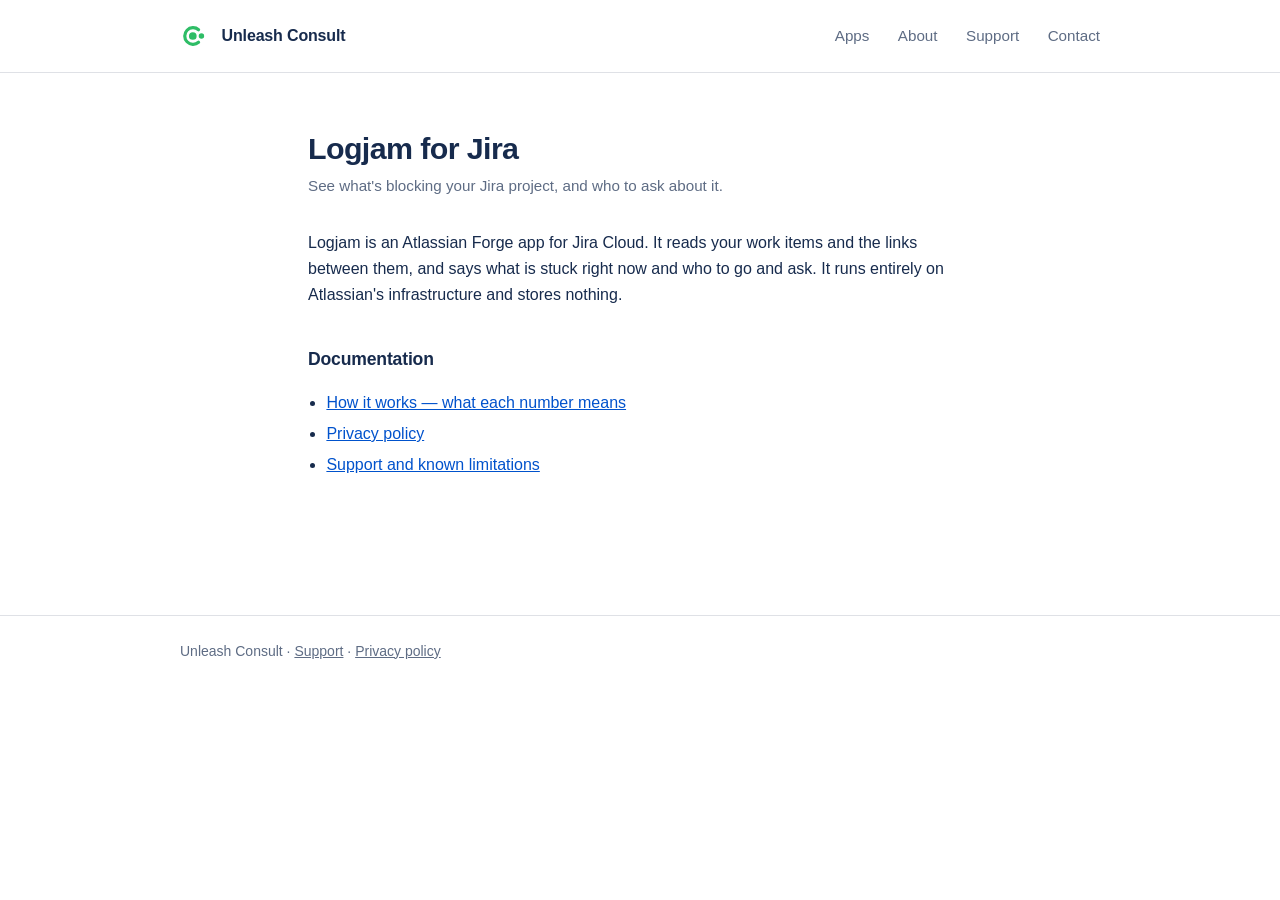
<file: index.html>
<!doctype html>
<html lang="en">
<head>
<meta charset="utf-8">
<meta name="viewport" content="width=device-width, initial-scale=1">
<title>Logjam for Jira</title>
<link rel="stylesheet" href="style.css">
</head>
<body>
<header class="site">
  <div class="bar">
    <a class="brand" href="https://unleashconsult.io/" aria-label="Unleash Consult">
      <svg viewBox="0 0 100 100" aria-hidden="true">
        <path d="M58 30.5A26 26 0 1 0 58 69.5" fill="none" stroke="#2ebd66" stroke-width="10" stroke-linecap="round"/>
        <circle cx="40" cy="50" r="12" fill="#2ebd66"/>
        <circle cx="67" cy="50" r="8.5" fill="#2ebd66"/>
      </svg>
      <span class="brand-name">Unleash Consult</span>
    </a>
    <nav>
      <a href="https://unleashconsult.io/#apps">Apps</a>
      <a href="https://unleashconsult.io/#about">About</a>
      <a href="https://unleashconsult.io/logjam/support/">Support</a>
      <a href="https://unleashconsult.io/#contact">Contact</a>
    </nav>
  </div>
</header>
<div class="wrap">
<h1>Logjam for Jira</h1>
<p class="lede">See what's blocking your Jira project, and who to ask about it.</p>

<p>Logjam is an Atlassian Forge app for Jira Cloud. It reads your work items and the links between them, and says what is stuck right now and who to go and ask. It runs entirely on Atlassian's infrastructure and stores nothing.</p>

<h2>Documentation</h2>
<ul>
<li><a href="how-it-works/">How it works — what each number means</a></li>
<li><a href="privacy/">Privacy policy</a></li>
<li><a href="support/">Support and known limitations</a></li>
</ul>

</div>
<footer class="site"><div class="bar">Unleash Consult · <a href="https://unleashconsult.io/logjam/support/">Support</a> · <a href="https://unleashconsult.io/logjam/privacy/">Privacy policy</a></div></footer>
</body>
</html>
</file>
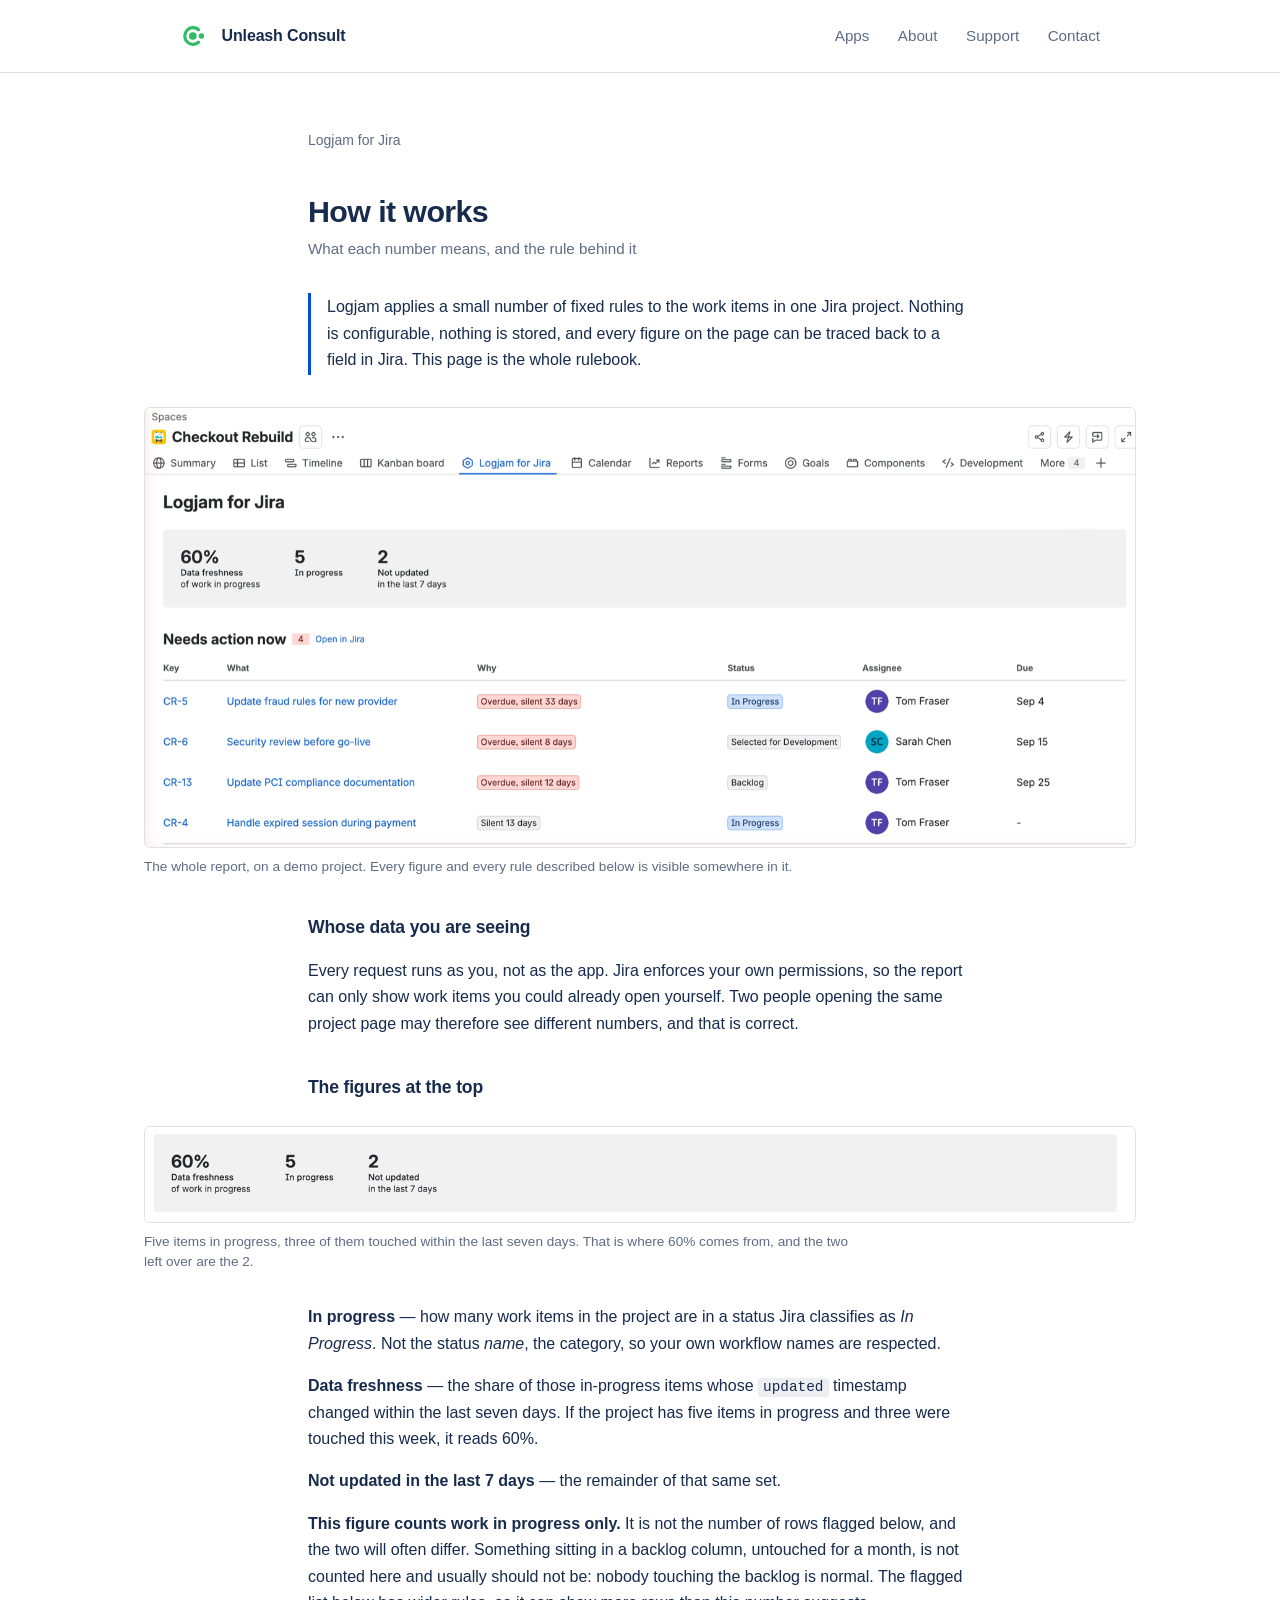
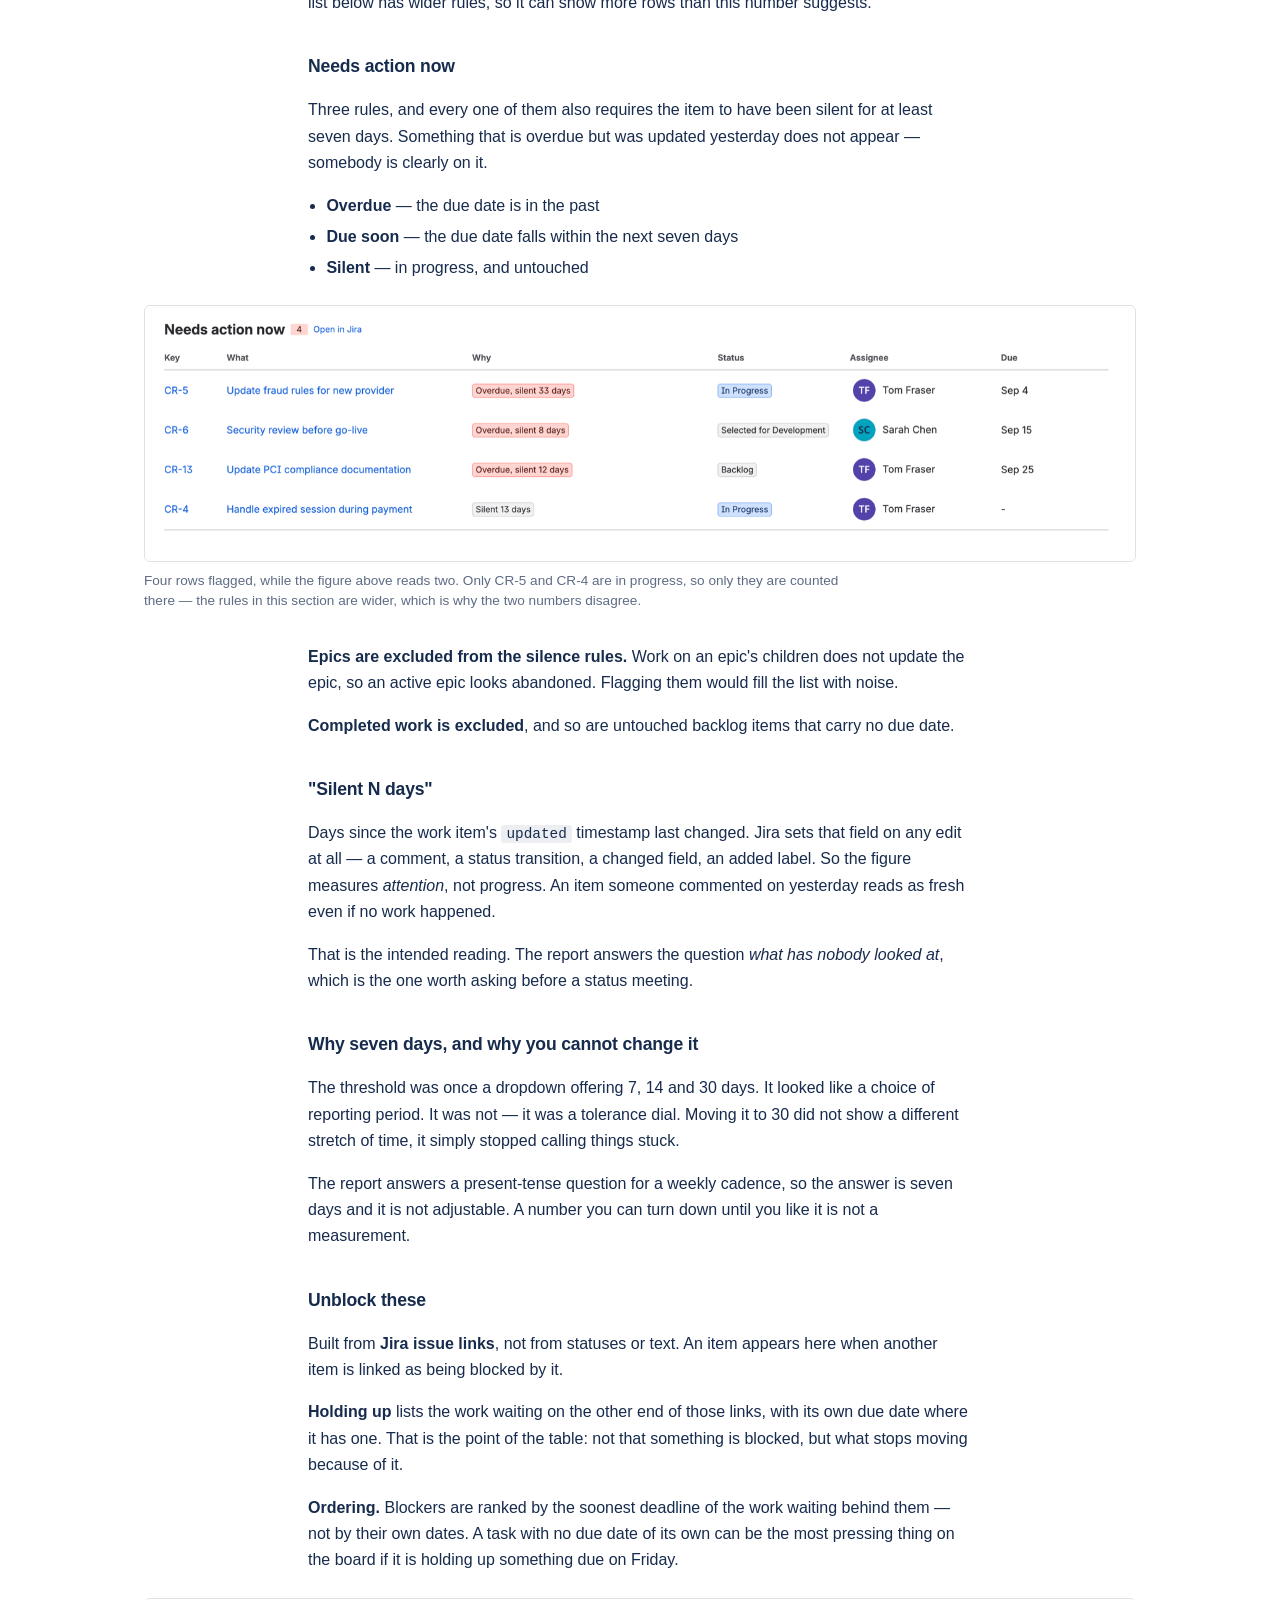
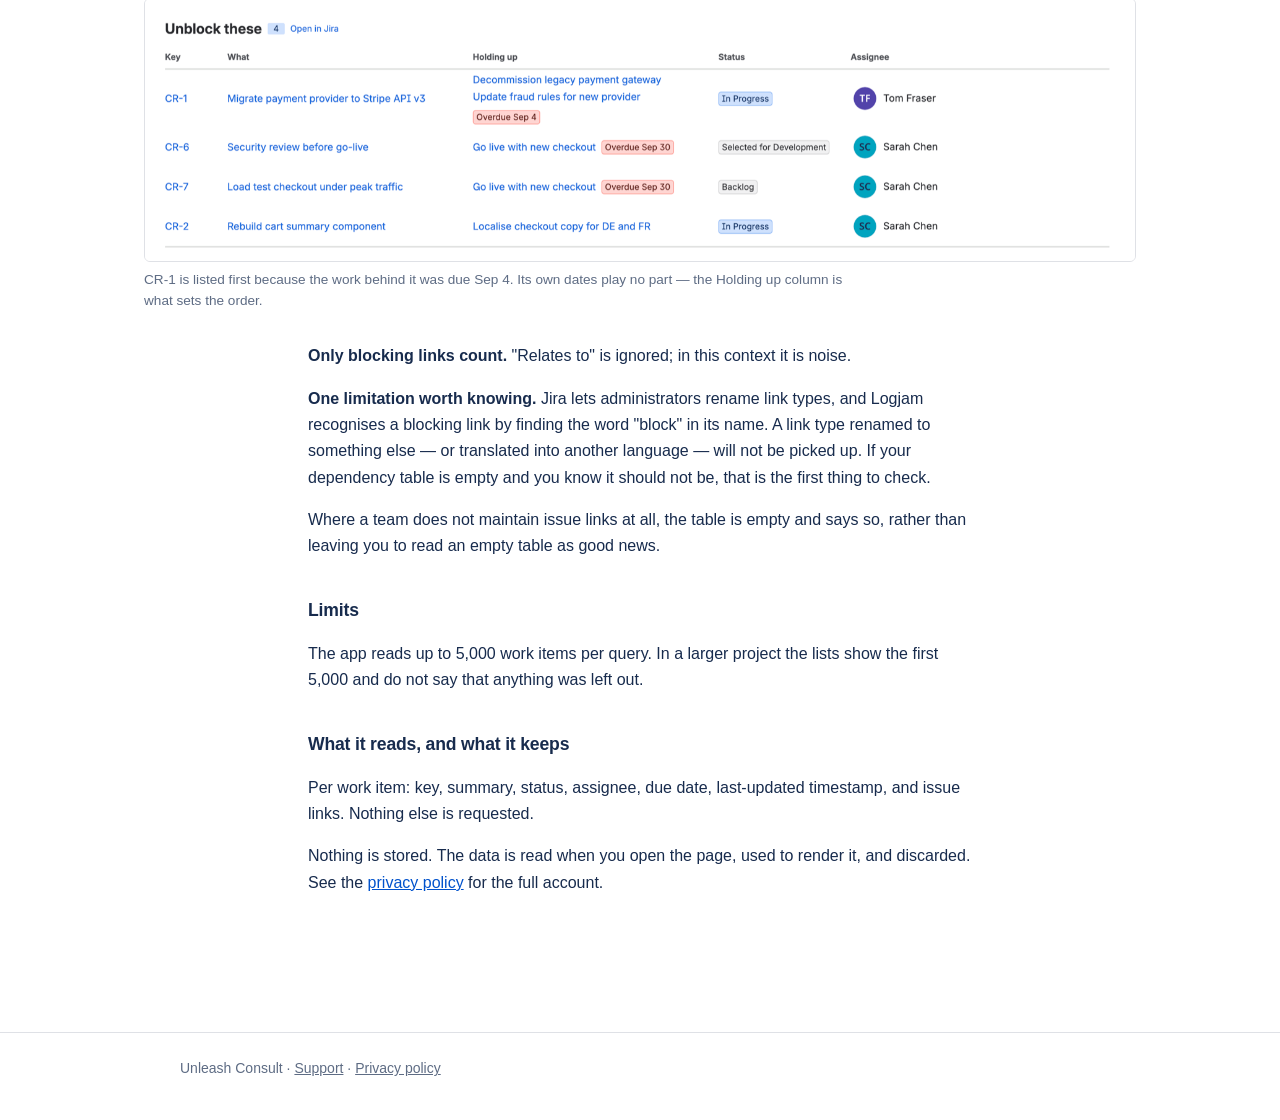
<file: how-it-works/index.html>
<!doctype html>
<html lang="en">
<head>
<meta charset="utf-8">
<meta name="viewport" content="width=device-width, initial-scale=1">
<title>How it works — Logjam for Jira</title>
<link rel="stylesheet" href="../style.css">
</head>
<body>
<header class="site">
  <div class="bar">
    <a class="brand" href="https://unleashconsult.io/" aria-label="Unleash Consult">
      <svg viewBox="0 0 100 100" aria-hidden="true">
        <path d="M58 30.5A26 26 0 1 0 58 69.5" fill="none" stroke="#2ebd66" stroke-width="10" stroke-linecap="round"/>
        <circle cx="40" cy="50" r="12" fill="#2ebd66"/>
        <circle cx="67" cy="50" r="8.5" fill="#2ebd66"/>
      </svg>
      <span class="brand-name">Unleash Consult</span>
    </a>
    <nav>
      <a href="https://unleashconsult.io/#apps">Apps</a>
      <a href="https://unleashconsult.io/#about">About</a>
      <a href="https://unleashconsult.io/logjam/support/">Support</a>
      <a href="https://unleashconsult.io/#contact">Contact</a>
    </nav>
  </div>
</header>
<div class="wrap">
<nav class="top"><a href="../">Logjam for Jira</a></nav>

<h1>How it works</h1>
<p class="lede">What each number means, and the rule behind it</p>

<p class="summary">Logjam applies a small number of fixed rules to the work items in one Jira project. Nothing is configurable, nothing is stored, and every figure on the page can be traced back to a field in Jira. This page is the whole rulebook.</p>

<figure class="wide">
<a href="../img/report.png"><img src="../img/report.png" alt="The Logjam report on a Jira project page: a row of figures above a table headed Needs action now." loading="lazy"></a>
<figcaption>The whole report, on a demo project. Every figure and every rule described below is visible somewhere in it.</figcaption>
</figure>

<h2>Whose data you are seeing</h2>
<p>Every request runs as you, not as the app. Jira enforces your own permissions, so the report can only show work items you could already open yourself. Two people opening the same project page may therefore see different numbers, and that is correct.</p>

<h2>The figures at the top</h2>

<figure class="wide">
<a href="../img/figures.png"><img src="../img/figures.png" alt="The header band reading 60% data freshness, 5 in progress, 2 not updated in the last 7 days." loading="lazy"></a>
<figcaption>Five items in progress, three of them touched within the last seven days. That is where 60% comes from, and the two left over are the 2.</figcaption>
</figure>

<p><strong>In progress</strong> — how many work items in the project are in a status Jira classifies as <em>In Progress</em>. Not the status <em>name</em>, the category, so your own workflow names are respected.</p>

<p><strong>Data freshness</strong> — the share of those in-progress items whose <code>updated</code> timestamp changed within the last seven days. If the project has five items in progress and three were touched this week, it reads 60%.</p>

<p><strong>Not updated in the last 7 days</strong> — the remainder of that same set.</p>

<p><strong>This figure counts work in progress only.</strong> It is not the number of rows flagged below, and the two will often differ. Something sitting in a backlog column, untouched for a month, is not counted here and usually should not be: nobody touching the backlog is normal. The flagged list below has wider rules, so it can show more rows than this number suggests.</p>

<h2>Needs action now</h2>

<p>Three rules, and every one of them also requires the item to have been silent for at least seven days. Something that is overdue but was updated yesterday does not appear — somebody is clearly on it.</p>

<ul>
<li><strong>Overdue</strong> — the due date is in the past</li>
<li><strong>Due soon</strong> — the due date falls within the next seven days</li>
<li><strong>Silent</strong> — in progress, and untouched</li>
</ul>

<figure class="wide">
<a href="../img/needs-action.png"><img src="../img/needs-action.png" alt="The Needs action now table with four rows, each showing a reason such as Overdue, silent 33 days." loading="lazy"></a>
<figcaption>Four rows flagged, while the figure above reads two. Only CR-5 and CR-4 are in progress, so only they are counted there — the rules in this section are wider, which is why the two numbers disagree.</figcaption>
</figure>

<p><strong>Epics are excluded from the silence rules.</strong> Work on an epic's children does not update the epic, so an active epic looks abandoned. Flagging them would fill the list with noise.</p>

<p><strong>Completed work is excluded</strong>, and so are untouched backlog items that carry no due date.</p>

<h2>"Silent N days"</h2>

<p>Days since the work item's <code>updated</code> timestamp last changed. Jira sets that field on any edit at all — a comment, a status transition, a changed field, an added label. So the figure measures <em>attention</em>, not progress. An item someone commented on yesterday reads as fresh even if no work happened.</p>

<p>That is the intended reading. The report answers the question <em>what has nobody looked at</em>, which is the one worth asking before a status meeting.</p>

<h2>Why seven days, and why you cannot change it</h2>

<p>The threshold was once a dropdown offering 7, 14 and 30 days. It looked like a choice of reporting period. It was not — it was a tolerance dial. Moving it to 30 did not show a different stretch of time, it simply stopped calling things stuck.</p>

<p>The report answers a present-tense question for a weekly cadence, so the answer is seven days and it is not adjustable. A number you can turn down until you like it is not a measurement.</p>

<h2>Unblock these</h2>

<p>Built from <strong>Jira issue links</strong>, not from statuses or text. An item appears here when another item is linked as being blocked by it.</p>

<p><strong>Holding up</strong> lists the work waiting on the other end of those links, with its own due date where it has one. That is the point of the table: not that something is blocked, but what stops moving because of it.</p>

<p><strong>Ordering.</strong> Blockers are ranked by the soonest deadline of the work waiting behind them — not by their own dates. A task with no due date of its own can be the most pressing thing on the board if it is holding up something due on Friday.</p>

<figure class="wide">
<a href="../img/unblock.png"><img src="../img/unblock.png" alt="The Unblock these table: four blockers, each with the work it is holding up and that work’s due date." loading="lazy"></a>
<figcaption>CR-1 is listed first because the work behind it was due Sep 4. Its own dates play no part — the Holding up column is what sets the order.</figcaption>
</figure>

<p><strong>Only blocking links count.</strong> "Relates to" is ignored; in this context it is noise.</p>

<p><strong>One limitation worth knowing.</strong> Jira lets administrators rename link types, and Logjam recognises a blocking link by finding the word "block" in its name. A link type renamed to something else — or translated into another language — will not be picked up. If your dependency table is empty and you know it should not be, that is the first thing to check.</p>

<p>Where a team does not maintain issue links at all, the table is empty and says so, rather than leaving you to read an empty table as good news.</p>

<h2>Limits</h2>

<p>The app reads up to 5,000 work items per query. In a larger project the lists show the first 5,000 and do not say that anything was left out.</p>

<h2>What it reads, and what it keeps</h2>

<p>Per work item: key, summary, status, assignee, due date, last-updated timestamp, and issue links. Nothing else is requested.</p>

<p>Nothing is stored. The data is read when you open the page, used to render it, and discarded. See the <a href="../privacy/">privacy policy</a> for the full account.</p>

</div>
<footer class="site"><div class="bar">Unleash Consult · <a href="https://unleashconsult.io/logjam/support/">Support</a> · <a href="https://unleashconsult.io/logjam/privacy/">Privacy policy</a></div></footer>
</body>
</html>
</file>
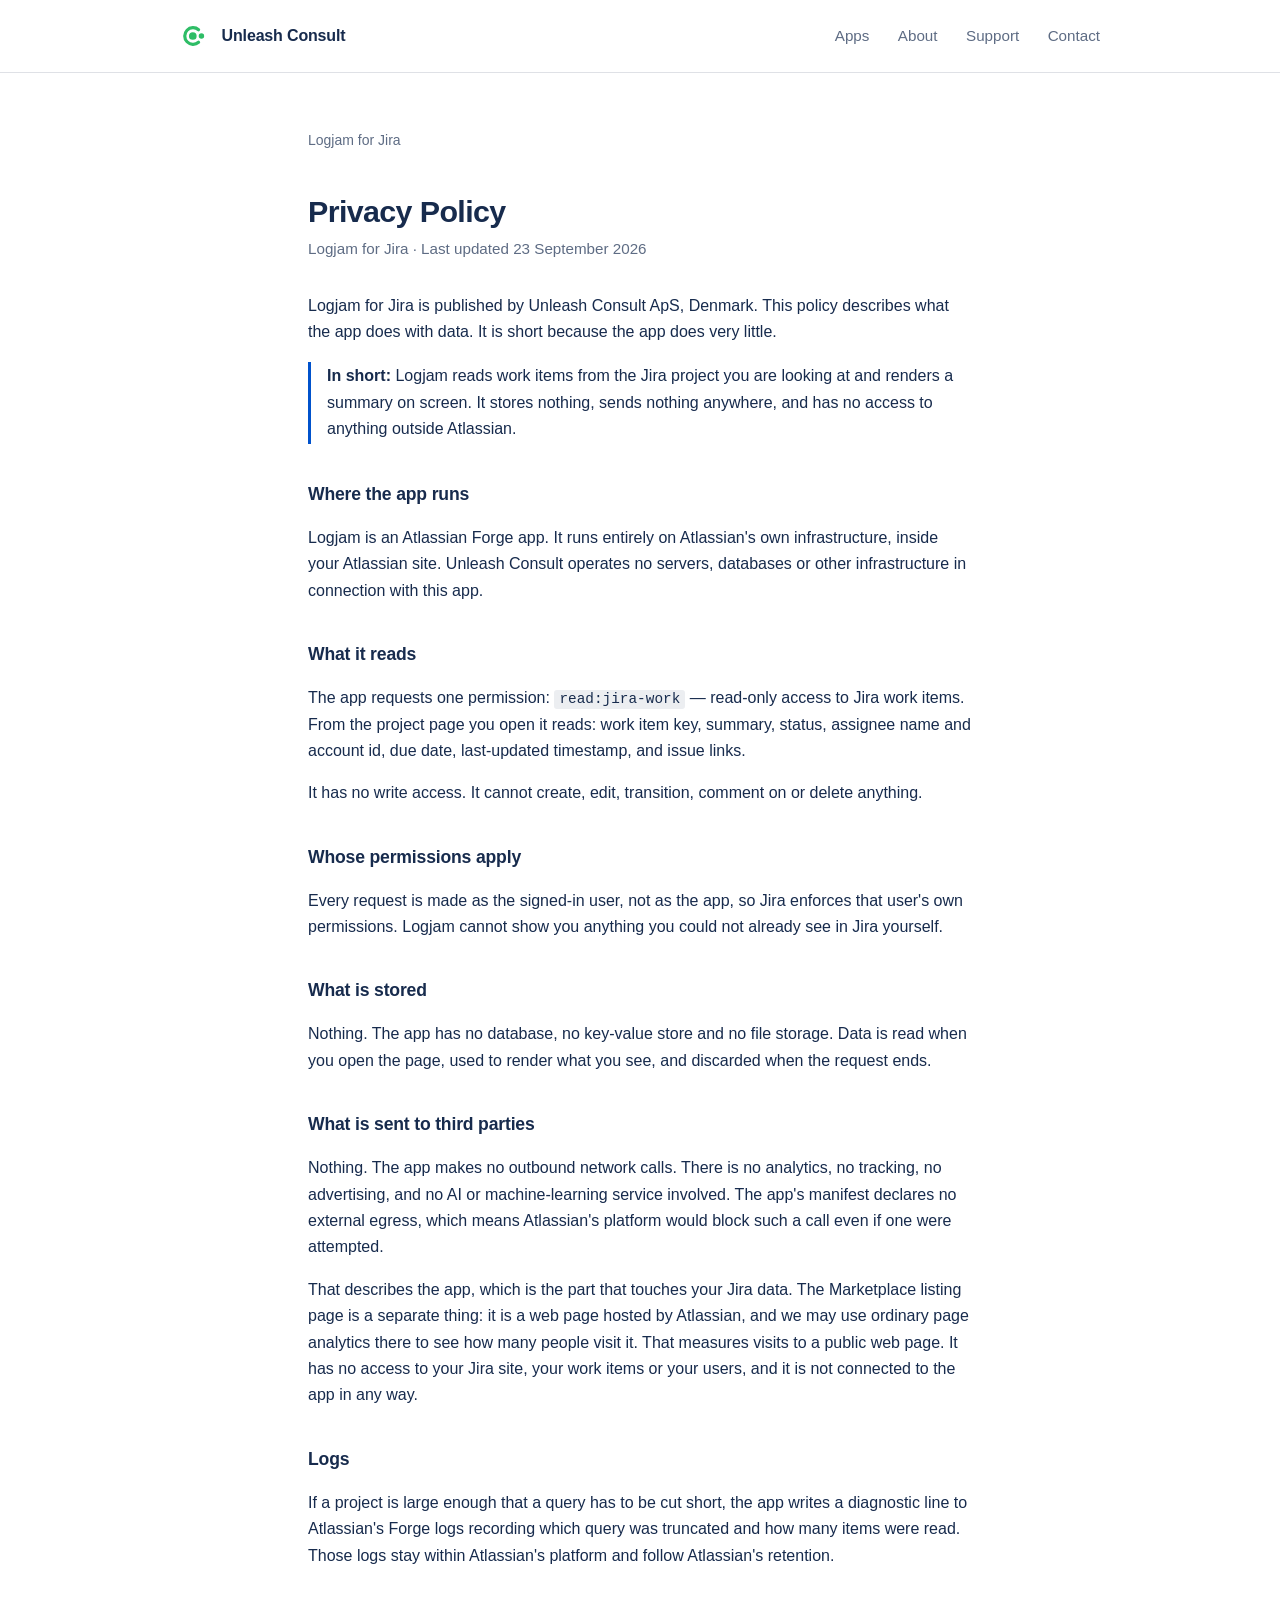
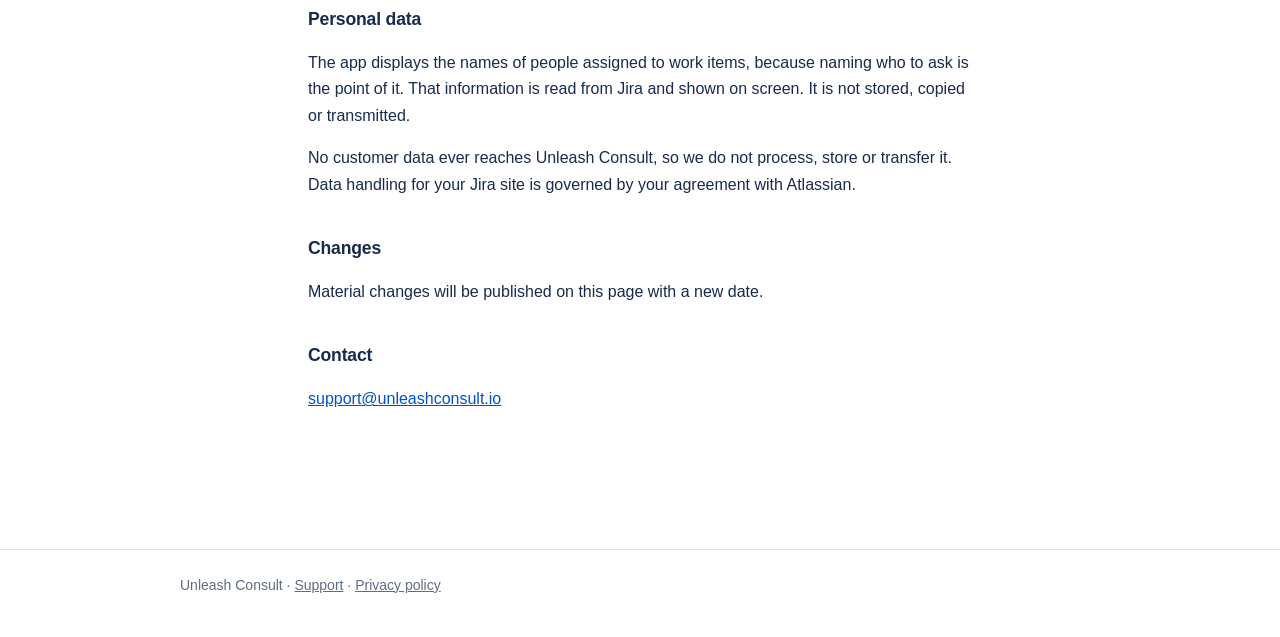
<file: privacy/index.html>
<!doctype html>
<html lang="en">
<head>
<meta charset="utf-8">
<meta name="viewport" content="width=device-width, initial-scale=1">
<title>Privacy Policy — Logjam for Jira</title>
<link rel="stylesheet" href="../style.css">
</head>
<body>
<header class="site">
  <div class="bar">
    <a class="brand" href="https://unleashconsult.io/" aria-label="Unleash Consult">
      <svg viewBox="0 0 100 100" aria-hidden="true">
        <path d="M58 30.5A26 26 0 1 0 58 69.5" fill="none" stroke="#2ebd66" stroke-width="10" stroke-linecap="round"/>
        <circle cx="40" cy="50" r="12" fill="#2ebd66"/>
        <circle cx="67" cy="50" r="8.5" fill="#2ebd66"/>
      </svg>
      <span class="brand-name">Unleash Consult</span>
    </a>
    <nav>
      <a href="https://unleashconsult.io/#apps">Apps</a>
      <a href="https://unleashconsult.io/#about">About</a>
      <a href="https://unleashconsult.io/logjam/support/">Support</a>
      <a href="https://unleashconsult.io/#contact">Contact</a>
    </nav>
  </div>
</header>
<div class="wrap">
<nav class="top"><a href="../">Logjam for Jira</a></nav>

<h1>Privacy Policy</h1>
<p class="lede">Logjam for Jira · Last updated 23 September 2026</p>

<p>Logjam for Jira is published by Unleash Consult ApS, Denmark. This policy describes what the app does with data. It is short because the app does very little.</p>

<p class="summary"><strong>In short:</strong> Logjam reads work items from the Jira project you are looking at and renders a summary on screen. It stores nothing, sends nothing anywhere, and has no access to anything outside Atlassian.</p>

<h2>Where the app runs</h2>
<p>Logjam is an Atlassian Forge app. It runs entirely on Atlassian's own infrastructure, inside your Atlassian site. Unleash Consult operates no servers, databases or other infrastructure in connection with this app.</p>

<h2>What it reads</h2>
<p>The app requests one permission: <code>read:jira-work</code> — read-only access to Jira work items. From the project page you open it reads: work item key, summary, status, assignee name and account id, due date, last-updated timestamp, and issue links.</p>
<p>It has no write access. It cannot create, edit, transition, comment on or delete anything.</p>

<h2>Whose permissions apply</h2>
<p>Every request is made as the signed-in user, not as the app, so Jira enforces that user's own permissions. Logjam cannot show you anything you could not already see in Jira yourself.</p>

<h2>What is stored</h2>
<p>Nothing. The app has no database, no key-value store and no file storage. Data is read when you open the page, used to render what you see, and discarded when the request ends.</p>

<h2>What is sent to third parties</h2>
<p>Nothing. The app makes no outbound network calls. There is no analytics, no tracking, no advertising, and no AI or machine-learning service involved. The app's manifest declares no external egress, which means Atlassian's platform would block such a call even if one were attempted.</p>

<p>That describes the app, which is the part that touches your Jira data. The Marketplace listing page is a separate thing: it is a web page hosted by Atlassian, and we may use ordinary page analytics there to see how many people visit it. That measures visits to a public web page. It has no access to your Jira site, your work items or your users, and it is not connected to the app in any way.</p>

<h2>Logs</h2>
<p>If a project is large enough that a query has to be cut short, the app writes a diagnostic line to Atlassian's Forge logs recording which query was truncated and how many items were read. Those logs stay within Atlassian's platform and follow Atlassian's retention.</p>

<h2>Personal data</h2>
<p>The app displays the names of people assigned to work items, because naming who to ask is the point of it. That information is read from Jira and shown on screen. It is not stored, copied or transmitted.</p>
<p>No customer data ever reaches Unleash Consult, so we do not process, store or transfer it. Data handling for your Jira site is governed by your agreement with Atlassian.</p>

<h2>Changes</h2>
<p>Material changes will be published on this page with a new date.</p>

<h2>Contact</h2>
<p><a href="mailto:support@unleashconsult.io">support@unleashconsult.io</a></p>

</div>
<footer class="site"><div class="bar">Unleash Consult · <a href="https://unleashconsult.io/logjam/support/">Support</a> · <a href="https://unleashconsult.io/logjam/privacy/">Privacy policy</a></div></footer>
</body>
</html>
</file>
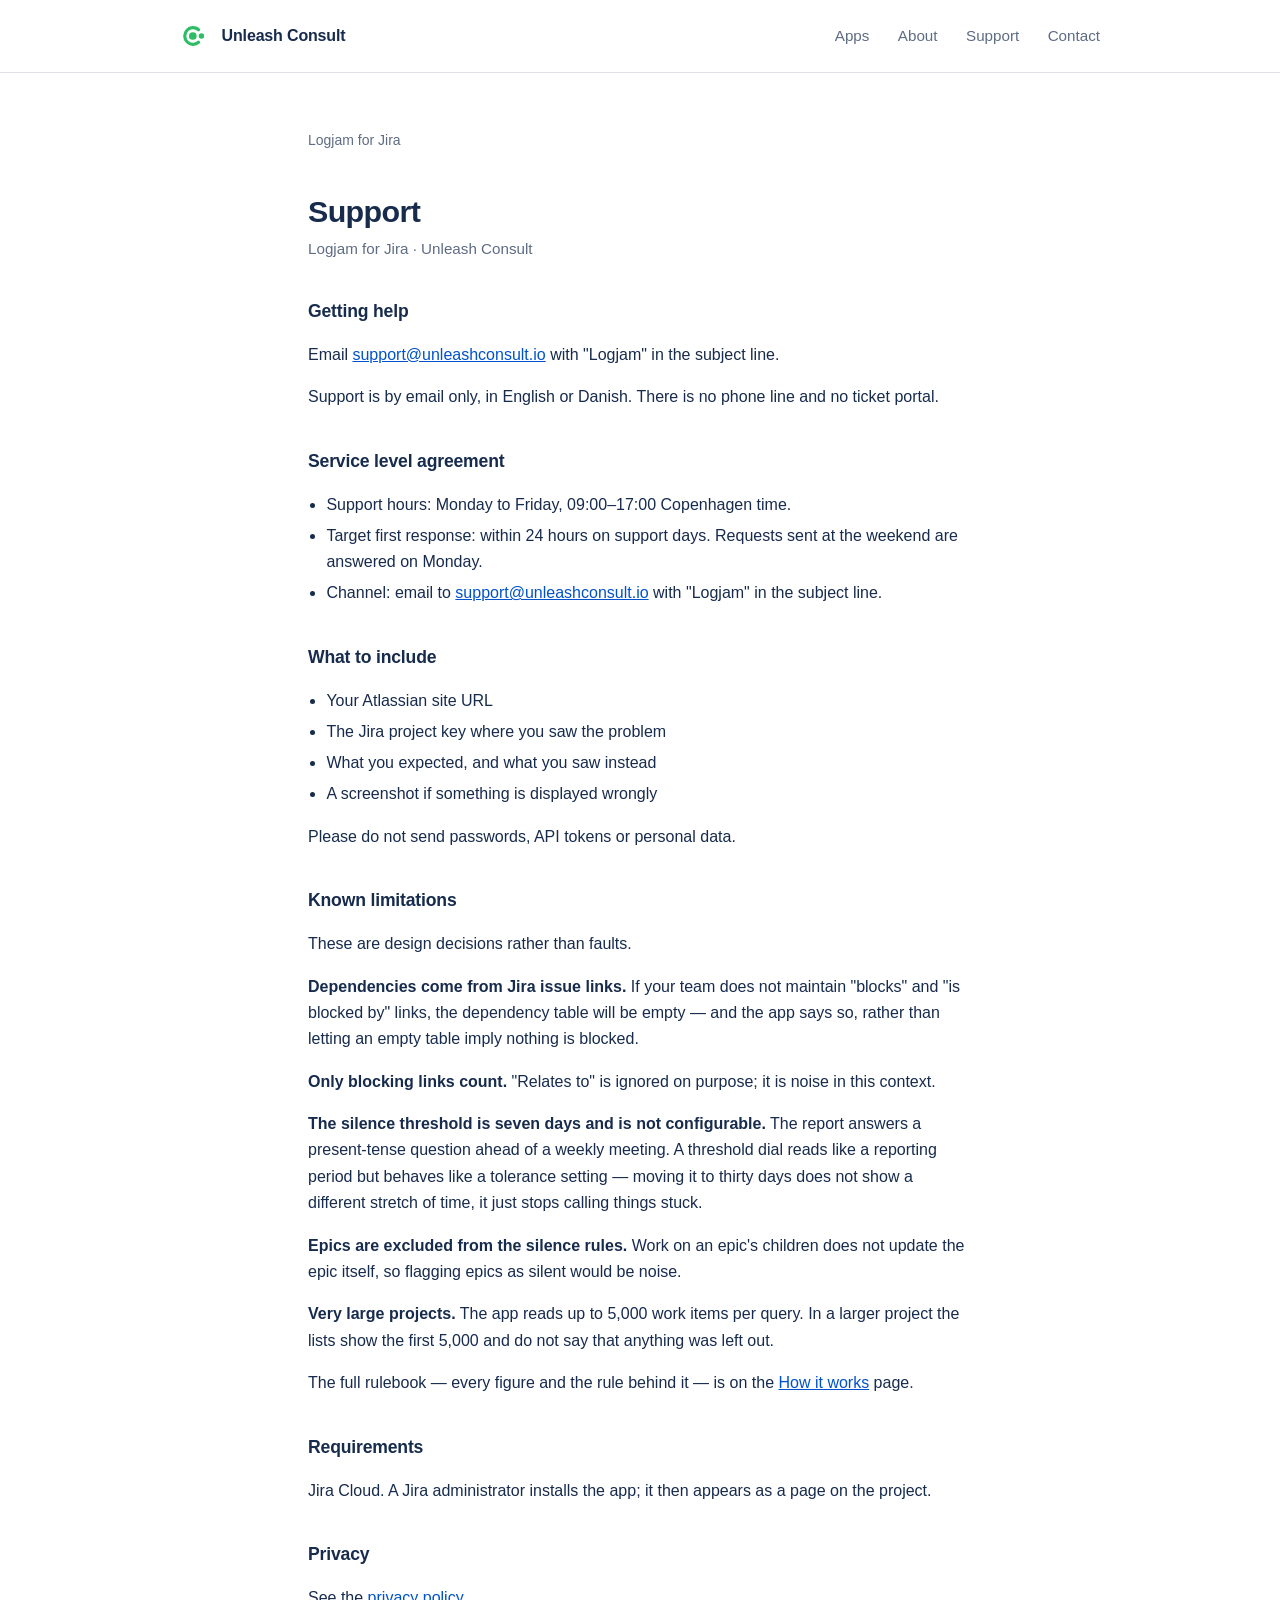
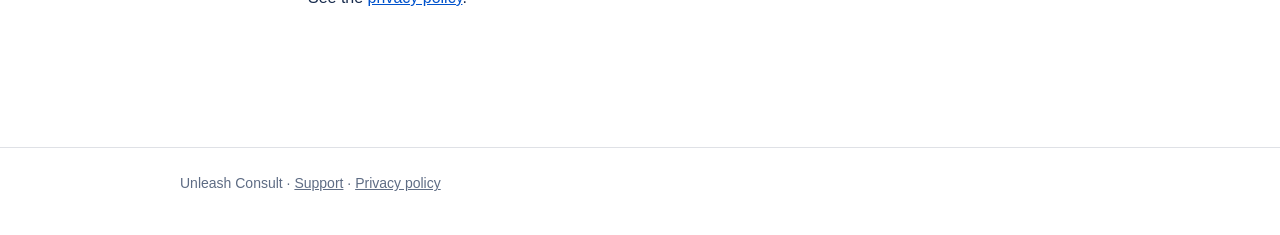
<file: support/index.html>
<!doctype html>
<html lang="en">
<head>
<meta charset="utf-8">
<meta name="viewport" content="width=device-width, initial-scale=1">
<title>Support — Logjam for Jira</title>
<link rel="stylesheet" href="../style.css">
</head>
<body>
<header class="site">
  <div class="bar">
    <a class="brand" href="https://unleashconsult.io/" aria-label="Unleash Consult">
      <svg viewBox="0 0 100 100" aria-hidden="true">
        <path d="M58 30.5A26 26 0 1 0 58 69.5" fill="none" stroke="#2ebd66" stroke-width="10" stroke-linecap="round"/>
        <circle cx="40" cy="50" r="12" fill="#2ebd66"/>
        <circle cx="67" cy="50" r="8.5" fill="#2ebd66"/>
      </svg>
      <span class="brand-name">Unleash Consult</span>
    </a>
    <nav>
      <a href="https://unleashconsult.io/#apps">Apps</a>
      <a href="https://unleashconsult.io/#about">About</a>
      <a href="https://unleashconsult.io/logjam/support/">Support</a>
      <a href="https://unleashconsult.io/#contact">Contact</a>
    </nav>
  </div>
</header>
<div class="wrap">
<nav class="top"><a href="../">Logjam for Jira</a></nav>

<h1>Support</h1>
<p class="lede">Logjam for Jira · Unleash Consult</p>

<h2>Getting help</h2>
<p>Email <a href="mailto:support@unleashconsult.io?subject=Logjam">support@unleashconsult.io</a> with "Logjam" in the subject line.</p>
<p>Support is by email only, in English or Danish. There is no phone line and no ticket portal.</p>

<h2 id="service-level-agreement">Service level agreement</h2>
<ul>
<li>Support hours: Monday to Friday, 09:00–17:00 Copenhagen time.</li>
<li>Target first response: within 24 hours on support days. Requests sent at the weekend are answered on Monday.</li>
<li>Channel: email to <a href="mailto:support@unleashconsult.io?subject=Logjam">support@unleashconsult.io</a> with "Logjam" in the subject line.</li>
</ul>

<h2>What to include</h2>
<ul>
<li>Your Atlassian site URL</li>
<li>The Jira project key where you saw the problem</li>
<li>What you expected, and what you saw instead</li>
<li>A screenshot if something is displayed wrongly</li>
</ul>
<p>Please do not send passwords, API tokens or personal data.</p>

<h2>Known limitations</h2>
<p>These are design decisions rather than faults.</p>

<p><strong>Dependencies come from Jira issue links.</strong> If your team does not maintain "blocks" and "is blocked by" links, the dependency table will be empty — and the app says so, rather than letting an empty table imply nothing is blocked.</p>

<p><strong>Only blocking links count.</strong> "Relates to" is ignored on purpose; it is noise in this context.</p>

<p><strong>The silence threshold is seven days and is not configurable.</strong> The report answers a present-tense question ahead of a weekly meeting. A threshold dial reads like a reporting period but behaves like a tolerance setting — moving it to thirty days does not show a different stretch of time, it just stops calling things stuck.</p>

<p><strong>Epics are excluded from the silence rules.</strong> Work on an epic's children does not update the epic itself, so flagging epics as silent would be noise.</p>

<p><strong>Very large projects.</strong> The app reads up to 5,000 work items per query. In a larger project the lists show the first 5,000 and do not say that anything was left out.</p>

<p>The full rulebook — every figure and the rule behind it — is on the <a href="../how-it-works/">How it works</a> page.</p>

<h2>Requirements</h2>
<p>Jira Cloud. A Jira administrator installs the app; it then appears as a page on the project.</p>

<h2>Privacy</h2>
<p>See the <a href="../privacy/">privacy policy</a>.</p>

</div>
<footer class="site"><div class="bar">Unleash Consult · <a href="https://unleashconsult.io/logjam/support/">Support</a> · <a href="https://unleashconsult.io/logjam/privacy/">Privacy policy</a></div></footer>
</body>
</html>
</file>
<file: style.css>
:root {
  --ink: #172b4d;
  --muted: #5e6c84;
  --rule: #dfe1e6;
  --bg: #ffffff;
  --accent: #0052cc;
}
@media (prefers-color-scheme: dark) {
  :root { --ink:#e6edf7; --muted:#9fb0c9; --rule:#2c3b52; --bg:#0f1621; --accent:#79a9ff; }
}
* { box-sizing: border-box; }
body {
  margin: 0;
  background: var(--bg);
  color: var(--ink);
  font: 16px/1.65 -apple-system, BlinkMacSystemFont, "Segoe UI", Roboto, Helvetica, Arial, sans-serif;
  -webkit-font-smoothing: antialiased;
}
.wrap { max-width: 44rem; margin: 0 auto; padding: 3.5rem 1.25rem 4rem; }
a { color: var(--accent); }
h1 { font-size: 1.9rem; line-height: 1.25; margin: 0 0 .35rem; letter-spacing: -.02em; }
h2 { font-size: 1.1rem; margin: 2.25rem 0 .5rem; letter-spacing: -.01em; }
.lede { color: var(--muted); margin: 0 0 2rem; font-size: .95rem; }
.summary { border-left: 3px solid var(--accent); padding: .1rem 0 .1rem 1rem; margin: 0 0 2rem; }
ul { padding-left: 1.15rem; }
li { margin: .3rem 0; }
code { font: .9em ui-monospace, SFMono-Regular, Menlo, monospace; background: color-mix(in srgb, var(--ink) 8%, transparent); padding: .1em .35em; border-radius: 3px; }
footer { border-top: 1px solid var(--rule); margin-top: 3.5rem; padding-top: 1.25rem; color: var(--muted); font-size: .875rem; }
footer a { color: var(--muted); }
nav.top { font-size: .875rem; margin-bottom: 2.5rem; }
nav.top a { color: var(--muted); text-decoration: none; }
nav.top a:hover { text-decoration: underline; }
figure { margin: 1.5rem 0 2rem; }
figure.wide { width: min(62rem, calc(100vw - 2.5rem)); margin-left: 50%; transform: translateX(-50%); }
figure img { display: block; width: 100%; height: auto; border: 1px solid var(--rule); border-radius: 6px; background: #fff; }
figcaption { color: var(--muted); font-size: .85rem; line-height: 1.5; margin-top: .55rem; max-width: 44rem; }
@media (max-width: 40rem) { figcaption { padding: 0 .15rem; } }

/* Company top bar, shared with unleashconsult.io so the two sites read as one. */
header.site { position: sticky; top: 0; z-index: 10; background: var(--bg); border-bottom: 1px solid var(--rule); }
header.site .bar { max-width: 60rem; margin: 0 auto; padding: 0 1.25rem; height: 4.5rem; display: flex; align-items: center; justify-content: space-between; }
header.site .brand { display: flex; align-items: center; gap: .6rem; color: var(--ink); text-decoration: none; font-weight: 700; letter-spacing: -.01em; }
header.site .brand svg { width: 2rem; height: 2rem; }
header.site nav a { color: var(--muted); text-decoration: none; margin-left: 1.5rem; font-size: .95rem; }
header.site nav a:hover { color: var(--ink); }
@media (max-width: 36rem) { header.site .brand-name { display: none; } header.site nav a { margin-left: 1.1rem; font-size: .9rem; } }
/* Company footer, shared with unleashconsult.io: same width as the top bar. */
footer.site { border-top: 1px solid var(--rule); margin-top: 3.5rem; padding: 1.5rem 0 2.5rem; color: var(--muted); font-size: .875rem; }
footer.site .bar { max-width: 60rem; margin: 0 auto; padding: 0 1.25rem; }
footer.site a { color: var(--muted); }
</file>
